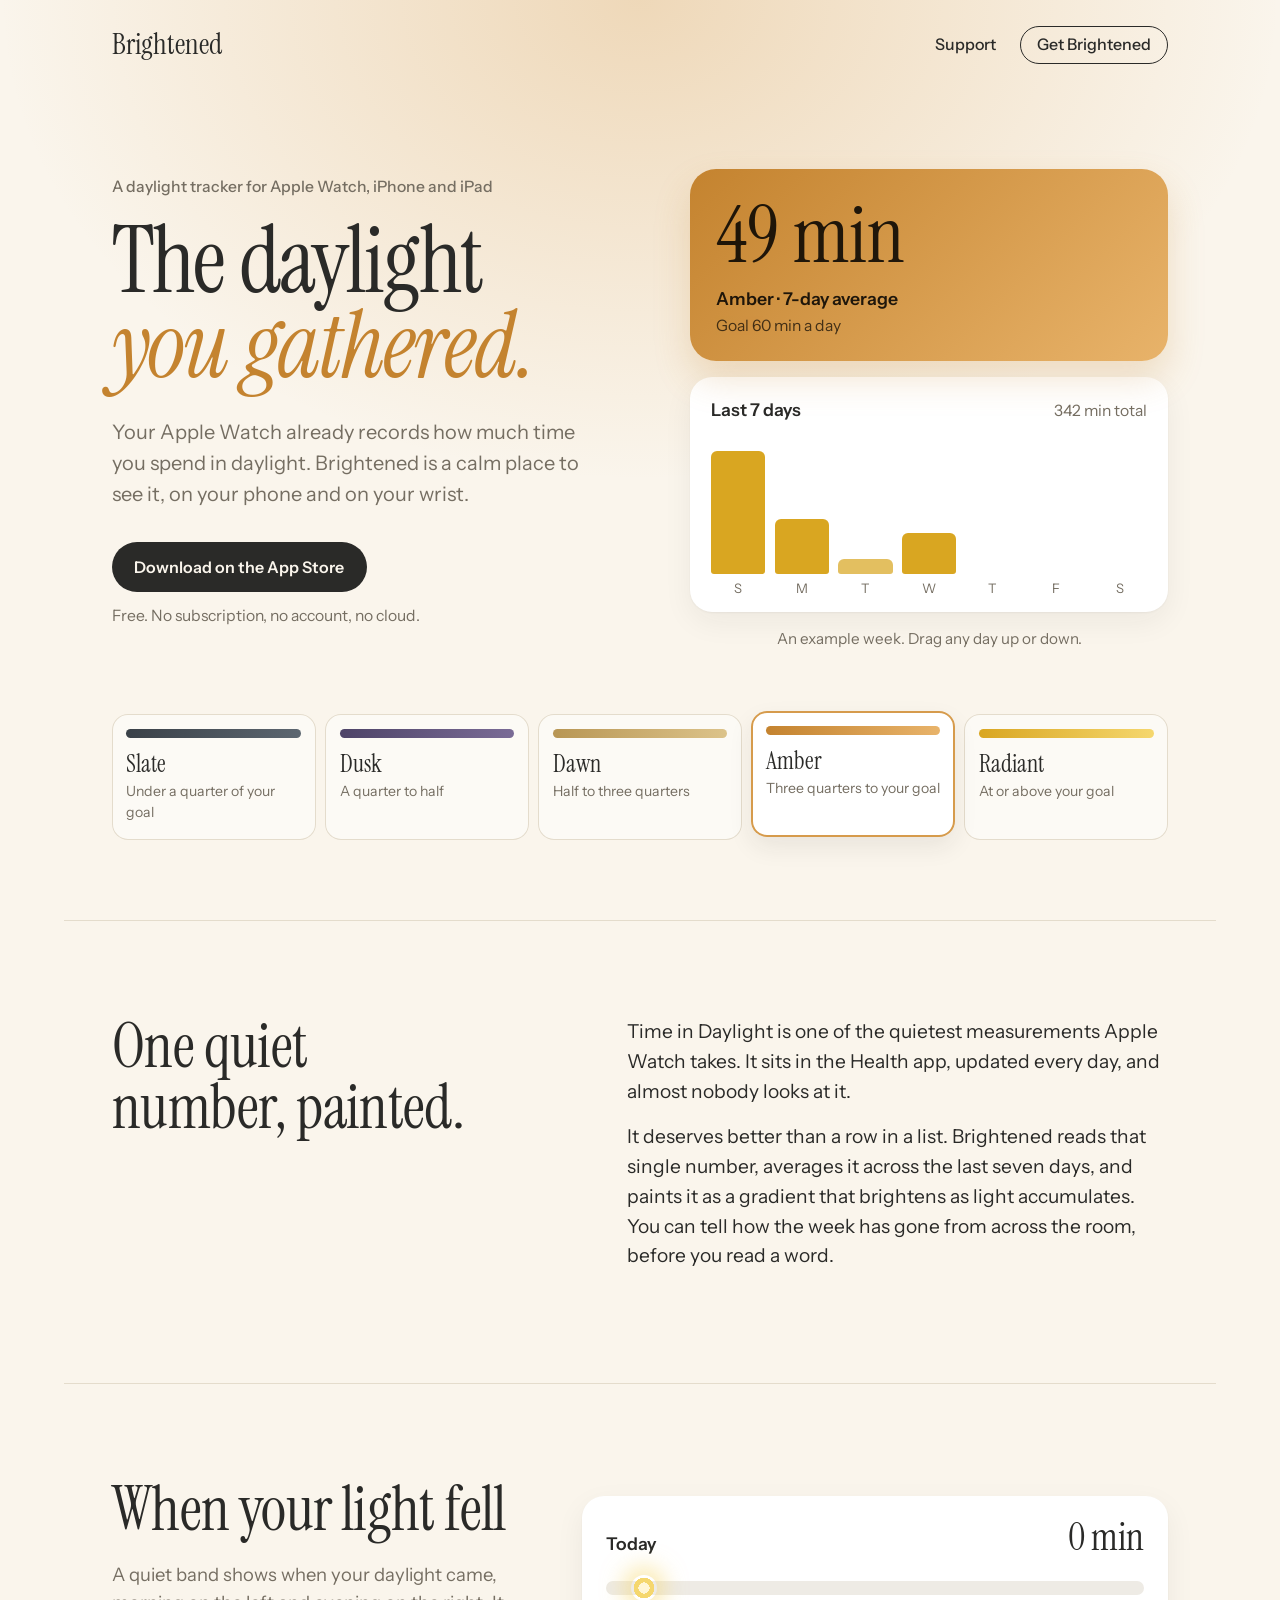
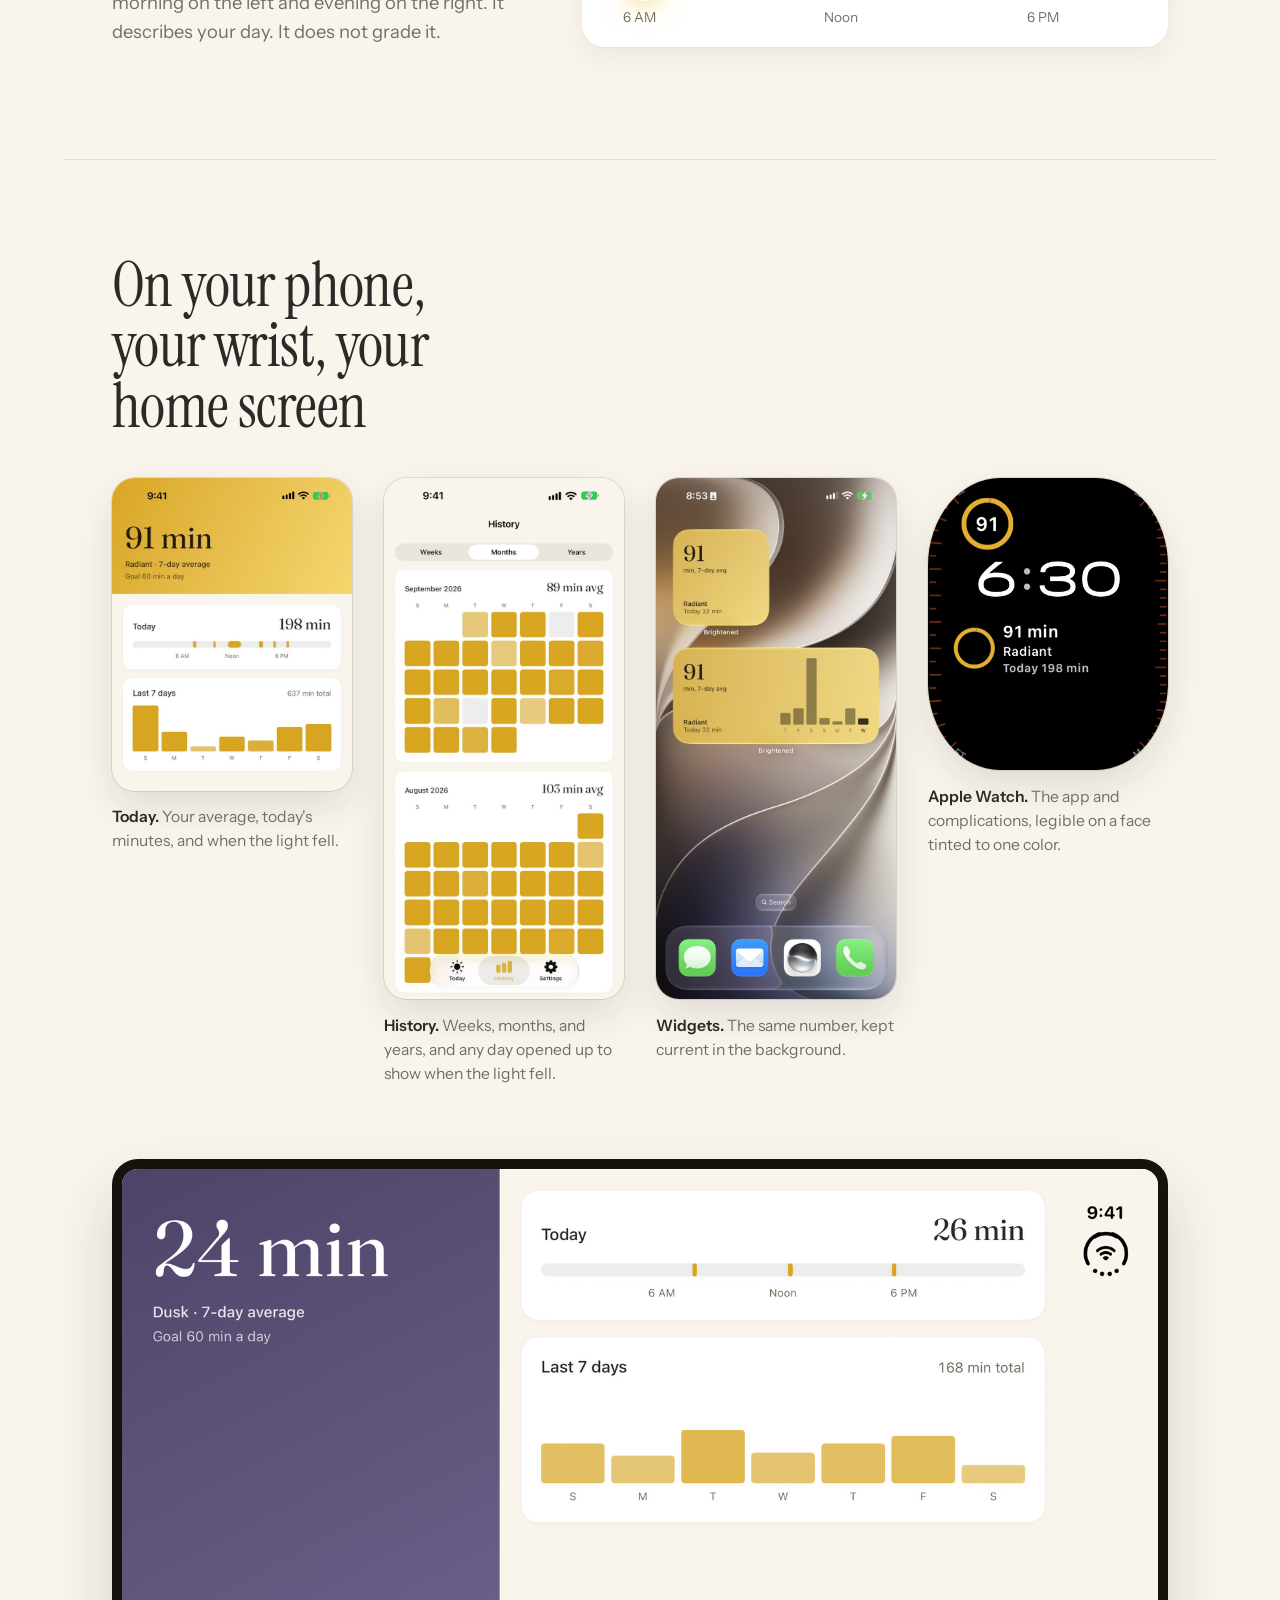
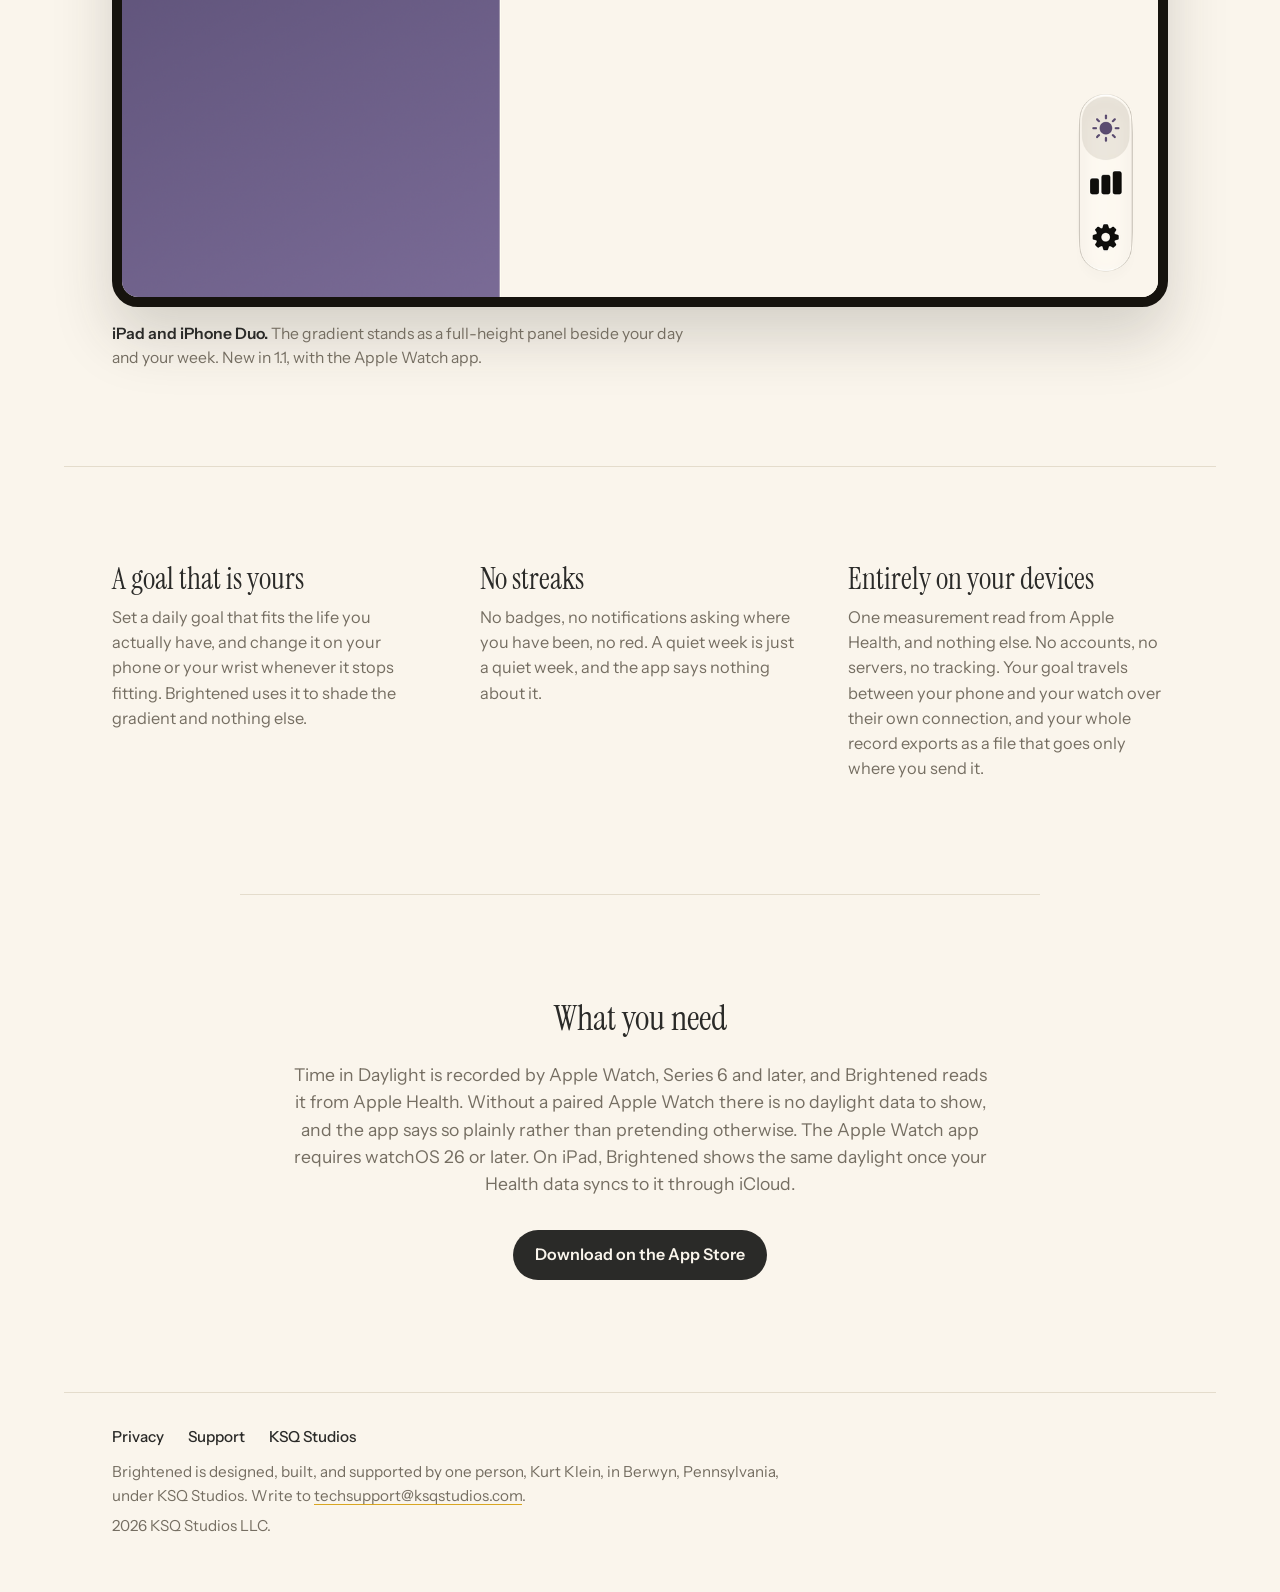
<file: index.html>
<!doctype html>
<html lang="en">
<head>
<meta charset="utf-8">
<meta name="viewport" content="width=device-width, initial-scale=1">
<title>Brightened, the daylight you gathered</title>
<meta name="description" content="A daylight tracker for iPhone, iPad, and Apple Watch, built on the Time in Daylight your watch already records. A gradient that brightens as light accumulates.">
<link rel="canonical" href="https://brightened.app">
<meta name="theme-color" content="#faf5ec">
<meta property="og:type" content="website">
<meta property="og:url" content="https://brightened.app">
<meta property="og:title" content="Brightened, the daylight you gathered">
<meta property="og:description" content="A daylight tracker for iPhone, iPad, and Apple Watch, built on the Time in Daylight your watch already records.">
<meta property="og:image" content="https://brightened.app/og-image.png">
<meta property="og:image:width" content="1200">
<meta property="og:image:height" content="630">
<meta name="twitter:card" content="summary_large_image">
<meta name="twitter:image" content="https://brightened.app/og-image.png">
<link rel="icon" href="/favicon.png">
<link rel="apple-touch-icon" href="/apple-touch-icon.png">
<link rel="preconnect" href="https://fonts.googleapis.com">
<link rel="preconnect" href="https://fonts.gstatic.com" crossorigin>
<link href="https://fonts.googleapis.com/css2?family=Instrument+Serif:ital@0;1&family=Instrument+Sans:wght@400..600&display=swap" rel="stylesheet">
<link rel="stylesheet" href="/styles.css">
<script defer src="/scripts.js"></script>
</head>
<body>

<!-- The light in the room. Its color follows the stage of the week in the
     hero, so the page brightens as the average does. -->
<div class="glow" aria-hidden="true"></div>

<header class="bar">
  <div class="bar-inner">
    <a class="mark" href="/">Brightened</a>
    <nav aria-label="Site">
      <a href="/support">Support</a>
      <a class="bar-cta" href="https://apps.apple.com/us/app/brightened/id6803251051" rel="noopener">Get Brightened</a>
    </nav>
  </div>
</header>

<main>

  <section class="hero">
    <div class="hero-text">
      <p class="eyebrow">A daylight tracker for Apple Watch, iPhone and iPad</p>
      <h1>The daylight<br><em>you gathered.</em></h1>
      <p class="lede">
        Your Apple Watch already records how much time you spend in daylight.
        Brightened is a calm place to see it, on your phone and on your wrist.
      </p>
      <p class="buy">
        <a class="button" href="https://apps.apple.com/us/app/brightened/id6803251051" rel="noopener">Download on the App Store</a>
        <span>Free. No subscription, no account, no cloud.</span>
      </p>
    </div>

    <!-- An example week. The days rise one at a time and the panel moves
         through the stages as the average passes each quarter of the goal,
         the same rule the app uses. Each day can be dragged afterwards. -->
    <figure class="week" id="week">
      <div class="panel" id="panel" data-stage="radiant">
        <p class="avg"><span id="avg">91</span> min</p>
        <p class="stage-line"><span id="stage-name">Radiant</span> · 7-day average</p>
        <p class="goal-line">Goal <span id="goal">60</span> min a day</p>
      </div>
      <div class="days-card">
        <div class="days-head">
          <p>Last 7 days</p>
          <p class="total"><span id="total">637</span> min total</p>
        </div>
        <div class="days" id="days">
          <!-- data-min is the day's daylight in minutes -->
          <button type="button" class="day" data-min="180"><span class="fill"></span><span class="lab">S</span></button>
          <button type="button" class="day" data-min="80"><span class="fill"></span><span class="lab">M</span></button>
          <button type="button" class="day" data-min="22"><span class="fill"></span><span class="lab">T</span></button>
          <button type="button" class="day" data-min="60"><span class="fill"></span><span class="lab">W</span></button>
          <button type="button" class="day" data-min="50"><span class="fill"></span><span class="lab">T</span></button>
          <button type="button" class="day" data-min="115"><span class="fill"></span><span class="lab">F</span></button>
          <button type="button" class="day" data-min="130"><span class="fill"></span><span class="lab">S</span></button>
        </div>
      </div>
      <figcaption>An example week. Drag any day up or down.</figcaption>
    </figure>
  </section>

  <!-- The five stages. The one the week above sits in is marked. -->
  <section class="stages" aria-label="The five stages">
    <ol class="scale" id="scale">
      <li data-stage="slate"><span class="chip"></span><b>Slate</b><i>Under a quarter of your goal</i></li>
      <li data-stage="dusk"><span class="chip"></span><b>Dusk</b><i>A quarter to half</i></li>
      <li data-stage="dawn"><span class="chip"></span><b>Dawn</b><i>Half to three quarters</i></li>
      <li data-stage="amber"><span class="chip"></span><b>Amber</b><i>Three quarters to your goal</i></li>
      <li data-stage="radiant"><span class="chip"></span><b>Radiant</b><i>At or above your goal</i></li>
    </ol>
  </section>

  <section class="idea">
    <h2>One quiet number, painted.</h2>
    <div class="idea-body">
      <p>
        Time in Daylight is one of the quietest measurements Apple Watch
        takes. It sits in the Health app, updated every day, and almost
        nobody looks at it.
      </p>
      <p>
        It deserves better than a row in a list. Brightened reads that single
        number, averages it across the last seven days, and paints it as a
        gradient that brightens as light accumulates. You can tell how the
        week has gone from across the room, before you read a word.
      </p>
    </div>
  </section>

  <!-- The day's arc. A sun crosses from morning to evening and lights the
       stretches you were outside, the way the Today screen draws them. -->
  <section class="arc-sec" id="arc">
    <div class="arc-text">
      <h2>When your light fell</h2>
      <p>
        A quiet band shows when your daylight came, morning on the left and
        evening on the right. It describes your day. It does not grade it.
      </p>
    </div>
    <div class="arc-card">
      <div class="arc-head"><p>Today</p><p class="arc-total"><span id="arc-min">0</span> min</p></div>
      <div class="arc-track" id="arc-track">
        <!-- data-from and data-to are minutes after midnight -->
        <span class="seg" data-from="465" data-to="490"></span>
        <span class="seg" data-from="595" data-to="612"></span>
        <span class="seg" data-from="705" data-to="768"></span>
        <span class="seg" data-from="850" data-to="871"></span>
        <span class="seg" data-from="935" data-to="958"></span>
        <span class="seg" data-from="1010" data-to="1059"></span>
        <span class="sun" id="sun"></span>
      </div>
      <div class="arc-ticks"><span>6 AM</span><span>Noon</span><span>6 PM</span></div>
    </div>
  </section>

  <section class="app">
    <h2>On your phone, your wrist, your home screen</h2>
    <div class="shots">
      <figure><img src="/images/today.jpg" alt="The Today screen: a 91 minute seven-day average on a radiant gold gradient, with today's minutes and the day's arc below." width="660" height="860" loading="lazy"><figcaption><b>Today.</b> Your average, today's minutes, and when the light fell.</figcaption></figure>
      <figure><img src="/images/history.jpg" alt="History by month: September 2026 at an 89 minute average and August at 103, each day a gold square shaded by its minutes." width="660" height="1434" loading="lazy"><figcaption><b>History.</b> Weeks, months, and years, and any day opened up to show when the light fell.</figcaption></figure>
      <figure><img src="/images/widget.jpg" alt="Small and medium Brightened widgets on a home screen, showing the weekly average on a gold gradient." width="660" height="1434" loading="lazy"><figcaption><b>Widgets.</b> The same number, kept current in the background.</figcaption></figure>
      <figure class="watch"><img src="/images/watch.jpg" alt="An Apple Watch face with Brightened complications: a ring around 91, and a wider one reading 91 min, Radiant, today 198 min." width="422" height="514" loading="lazy"><figcaption><b>Apple Watch.</b> The app and complications, legible on a face tinted to one color.</figcaption></figure>
    </div>
    <figure class="duo">
      <img src="/images/duo.png" alt="Brightened on the unfolded iPhone Duo: a full-height dusk panel reading 24 minutes beside today's arc and the last seven days." width="1600" height="1125" loading="lazy">
      <figcaption><b>iPad and iPhone Duo.</b> The gradient stands as a full-height panel beside your day and your week. New in 1.1, with the Apple Watch app.</figcaption>
    </figure>
  </section>

  <section class="also">
    <div>
      <h3>A goal that is yours</h3>
      <p>Set a daily goal that fits the life you actually have, and change it on your phone or your wrist whenever it stops fitting. Brightened uses it to shade the gradient and nothing else.</p>
    </div>
    <div>
      <h3>No streaks</h3>
      <p>No badges, no notifications asking where you have been, no red. A quiet week is just a quiet week, and the app says nothing about it.</p>
    </div>
    <div>
      <h3>Entirely on your devices</h3>
      <p>One measurement read from Apple Health, and nothing else. No accounts, no servers, no tracking. Your goal travels between your phone and your watch over their own connection, and your whole record exports as a file that goes only where you send it.</p>
    </div>
  </section>

  <section class="need">
    <h3>What you need</h3>
    <p>
      Time in Daylight is recorded by Apple Watch, Series 6 and later, and
      Brightened reads it from Apple Health. Without a paired Apple Watch
      there is no daylight data to show, and the app says so plainly rather
      than pretending otherwise. The Apple Watch app requires watchOS 26 or later. On
      iPad, Brightened shows the same daylight once your Health data syncs to
      it through iCloud.
    </p>
    <p class="buy">
      <a class="button" href="https://apps.apple.com/us/app/brightened/id6803251051" rel="noopener">Download on the App Store</a>
    </p>
  </section>

</main>

<footer class="foot">
  <div class="foot-inner">
    <nav aria-label="Footer">
      <a href="/privacy">Privacy</a>
      <a href="/support">Support</a>
      <a href="https://ksqstudios.com">KSQ Studios</a>
    </nav>
    <p>Brightened is designed, built, and supported by one person, Kurt Klein, in Berwyn, Pennsylvania, under KSQ Studios. Write to <a href="mailto:techsupport@ksqstudios.com">techsupport@ksqstudios.com</a>.</p>
    <p>2026 KSQ Studios LLC.</p>
  </div>
</footer>

</body>
</html>
</file>
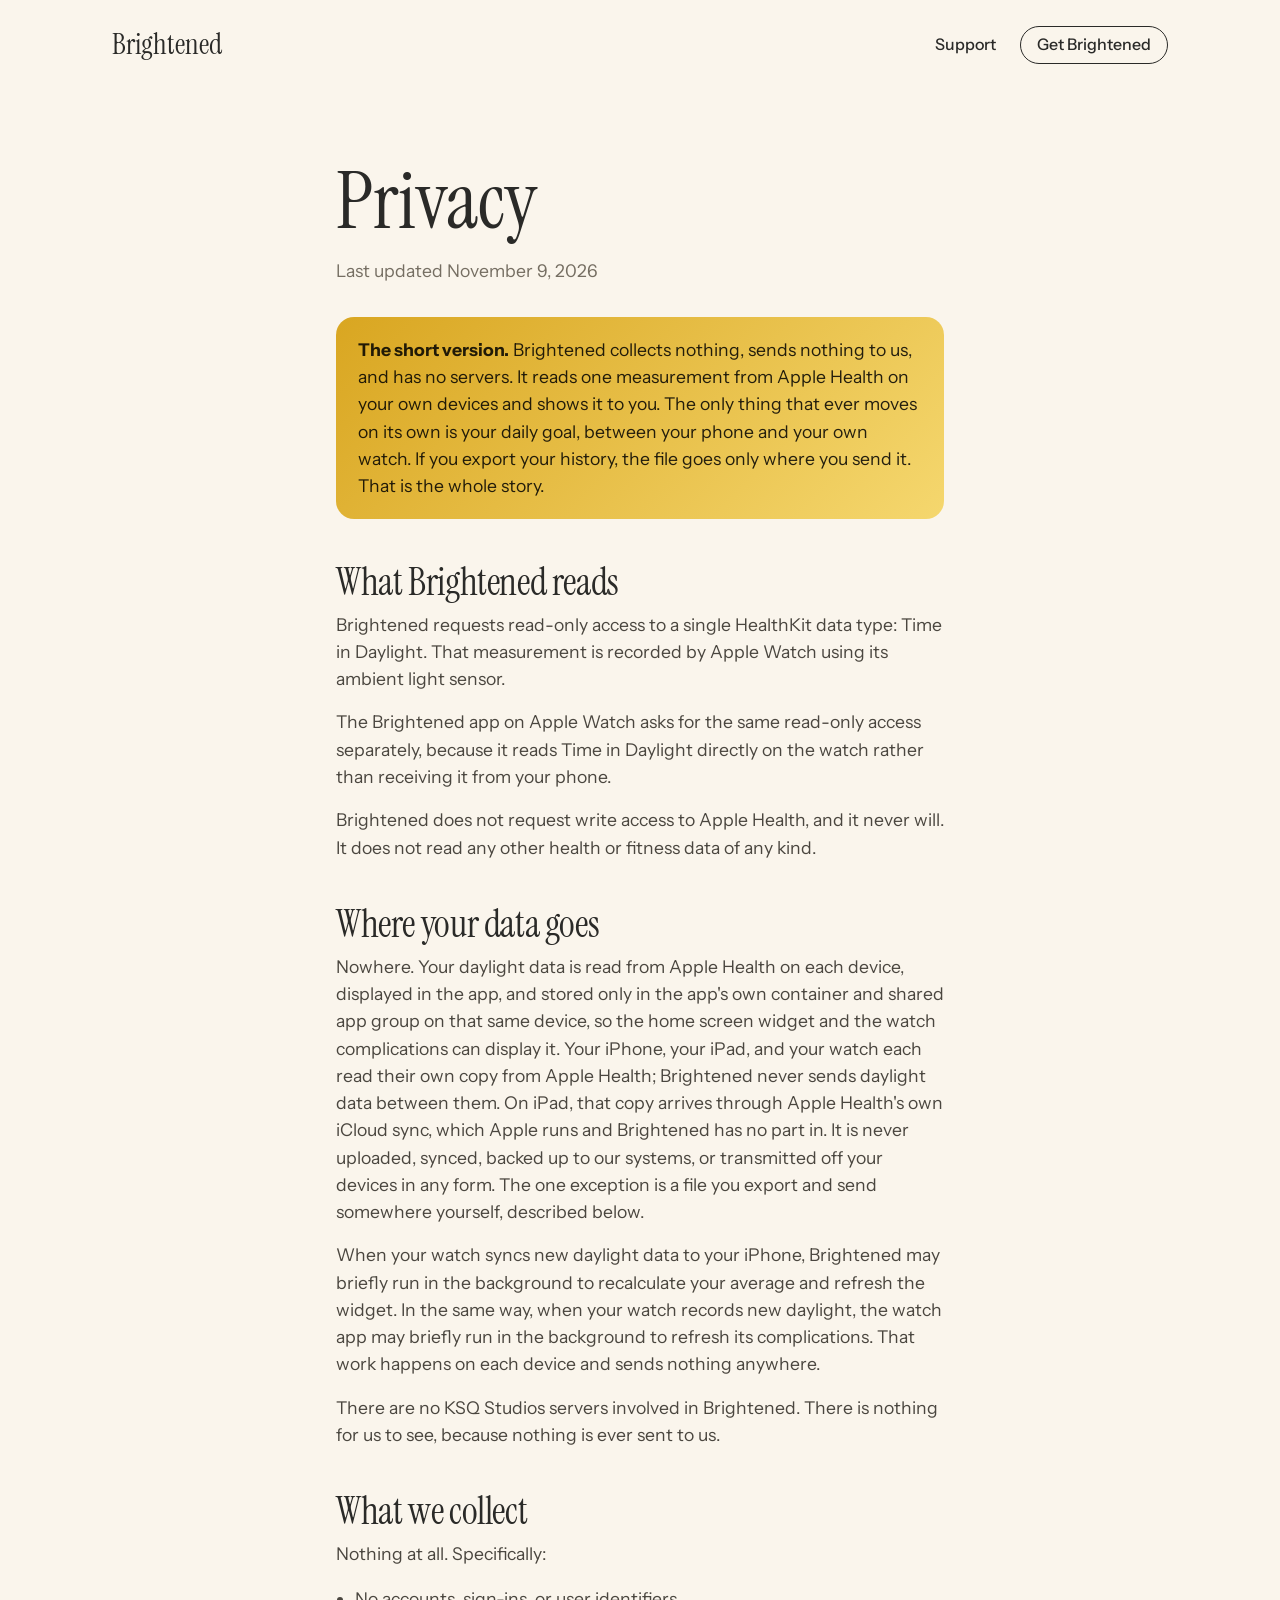
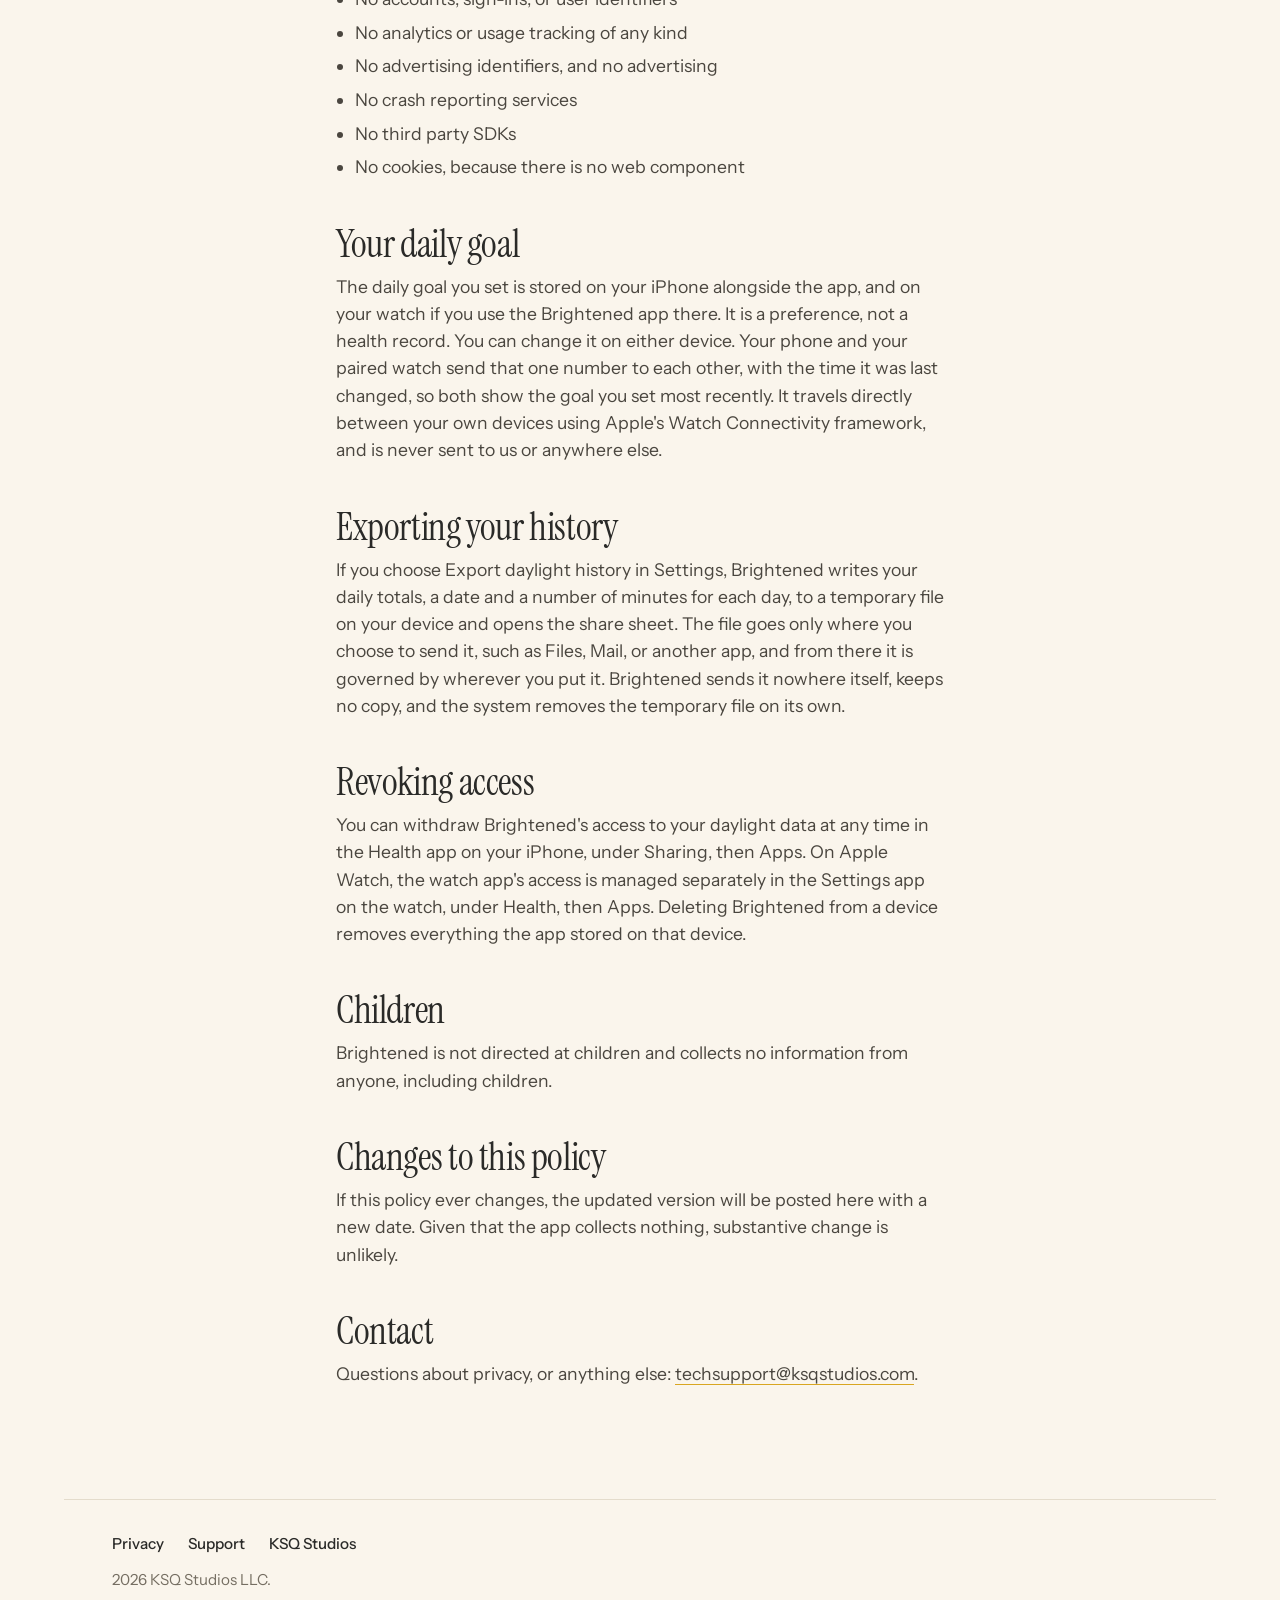
<file: privacy.html>
<!DOCTYPE html>
<html lang="en">
<head>
<meta charset="utf-8">
<meta name="viewport" content="width=device-width, initial-scale=1">
<title>Privacy: Brightened</title>
<meta name="description" content="Brightened collects nothing. It reads one measurement from Apple Health on your device and never transmits it anywhere.">
<link rel="canonical" href="https://brightened.app/privacy">
<meta name="theme-color" content="#faf5ec">
<link rel="icon" href="/favicon.png">
<link rel="apple-touch-icon" href="/apple-touch-icon.png">
<link rel="preconnect" href="https://fonts.googleapis.com">
<link rel="preconnect" href="https://fonts.gstatic.com" crossorigin>
<link href="https://fonts.googleapis.com/css2?family=Instrument+Serif:ital@0;1&family=Instrument+Sans:wght@400..600&display=swap" rel="stylesheet">
<link rel="stylesheet" href="/styles.css">
</head>
<body>

<header class="bar">
  <div class="bar-inner">
    <a class="mark" href="/">Brightened</a>
    <nav aria-label="Site">
      <a href="/support">Support</a>
      <a class="bar-cta" href="https://apps.apple.com/us/app/brightened/id6803251051" rel="noopener">Get Brightened</a>
    </nav>
  </div>
</header>

<main class="doc">
<div class="wrap-narrow">

<h1>Privacy</h1>
<p class="updated">Last updated November 9, 2026</p>

<div class="callout">
  <p><strong>The short version.</strong> Brightened collects nothing, sends nothing to us, and has no servers. It reads one measurement from Apple Health on your own devices and shows it to you. The only thing that ever moves on its own is your daily goal, between your phone and your own watch. If you export your history, the file goes only where you send it. That is the whole story.</p>
</div>

<h2>What Brightened reads</h2>
<p>Brightened requests read-only access to a single HealthKit data type: Time in Daylight. That measurement is recorded by Apple Watch using its ambient light sensor.</p>
<p>The Brightened app on Apple Watch asks for the same read-only access separately, because it reads Time in Daylight directly on the watch rather than receiving it from your phone.</p>
<p>Brightened does not request write access to Apple Health, and it never will. It does not read any other health or fitness data of any kind.</p>

<h2>Where your data goes</h2>
<p>Nowhere. Your daylight data is read from Apple Health on each device, displayed in the app, and stored only in the app's own container and shared app group on that same device, so the home screen widget and the watch complications can display it. Your iPhone, your iPad, and your watch each read their own copy from Apple Health; Brightened never sends daylight data between them. On iPad, that copy arrives through Apple Health's own iCloud sync, which Apple runs and Brightened has no part in. It is never uploaded, synced, backed up to our systems, or transmitted off your devices in any form. The one exception is a file you export and send somewhere yourself, described below.</p>
<p>When your watch syncs new daylight data to your iPhone, Brightened may briefly run in the background to recalculate your average and refresh the widget. In the same way, when your watch records new daylight, the watch app may briefly run in the background to refresh its complications. That work happens on each device and sends nothing anywhere.</p>
<p>There are no KSQ Studios servers involved in Brightened. There is nothing for us to see, because nothing is ever sent to us.</p>

<h2>What we collect</h2>
<p>Nothing at all. Specifically:</p>
<ul>
  <li>No accounts, sign-ins, or user identifiers</li>
  <li>No analytics or usage tracking of any kind</li>
  <li>No advertising identifiers, and no advertising</li>
  <li>No crash reporting services</li>
  <li>No third party SDKs</li>
  <li>No cookies, because there is no web component</li>
</ul>

<h2>Your daily goal</h2>
<p>The daily goal you set is stored on your iPhone alongside the app, and on your watch if you use the Brightened app there. It is a preference, not a health record. You can change it on either device. Your phone and your paired watch send that one number to each other, with the time it was last changed, so both show the goal you set most recently. It travels directly between your own devices using Apple's Watch Connectivity framework, and is never sent to us or anywhere else.</p>

<h2>Exporting your history</h2>
<p>If you choose Export daylight history in Settings, Brightened writes your daily totals, a date and a number of minutes for each day, to a temporary file on your device and opens the share sheet. The file goes only where you choose to send it, such as Files, Mail, or another app, and from there it is governed by wherever you put it. Brightened sends it nowhere itself, keeps no copy, and the system removes the temporary file on its own.</p>

<h2>Revoking access</h2>
<p>You can withdraw Brightened's access to your daylight data at any time in the Health app on your iPhone, under Sharing, then Apps. On Apple Watch, the watch app's access is managed separately in the Settings app on the watch, under Health, then Apps. Deleting Brightened from a device removes everything the app stored on that device.</p>

<h2>Children</h2>
<p>Brightened is not directed at children and collects no information from anyone, including children.</p>

<h2>Changes to this policy</h2>
<p>If this policy ever changes, the updated version will be posted here with a new date. Given that the app collects nothing, substantive change is unlikely.</p>

<h2>Contact</h2>
<p>Questions about privacy, or anything else: <a href="mailto:techsupport@ksqstudios.com">techsupport@ksqstudios.com</a>.</p>

</div>
</main>

<footer class="foot">
  <div class="foot-inner">
    <nav aria-label="Footer">
      <a href="/privacy">Privacy</a>
      <a href="/support">Support</a>
      <a href="https://ksqstudios.com">KSQ Studios</a>
    </nav>
    <p>2026 KSQ Studios LLC.</p>
  </div>
</footer>

</body>
</html>
</file>
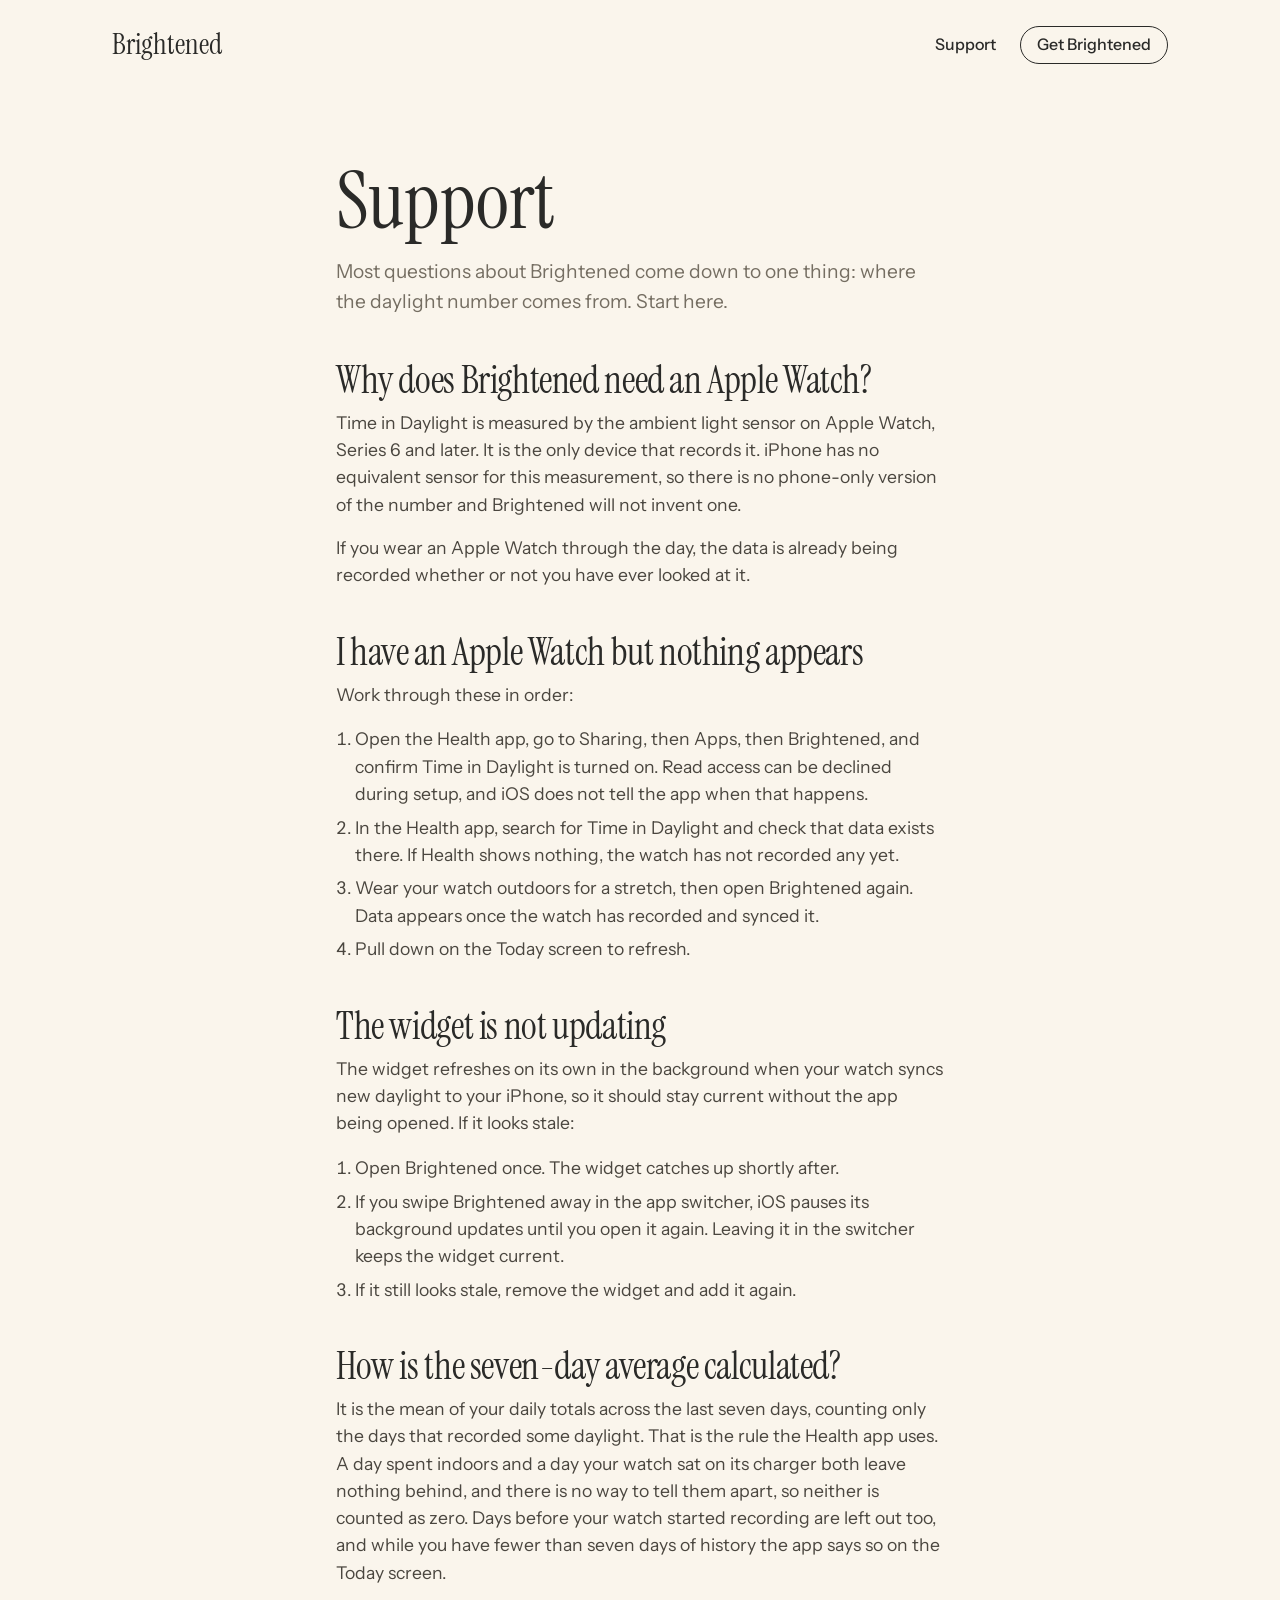
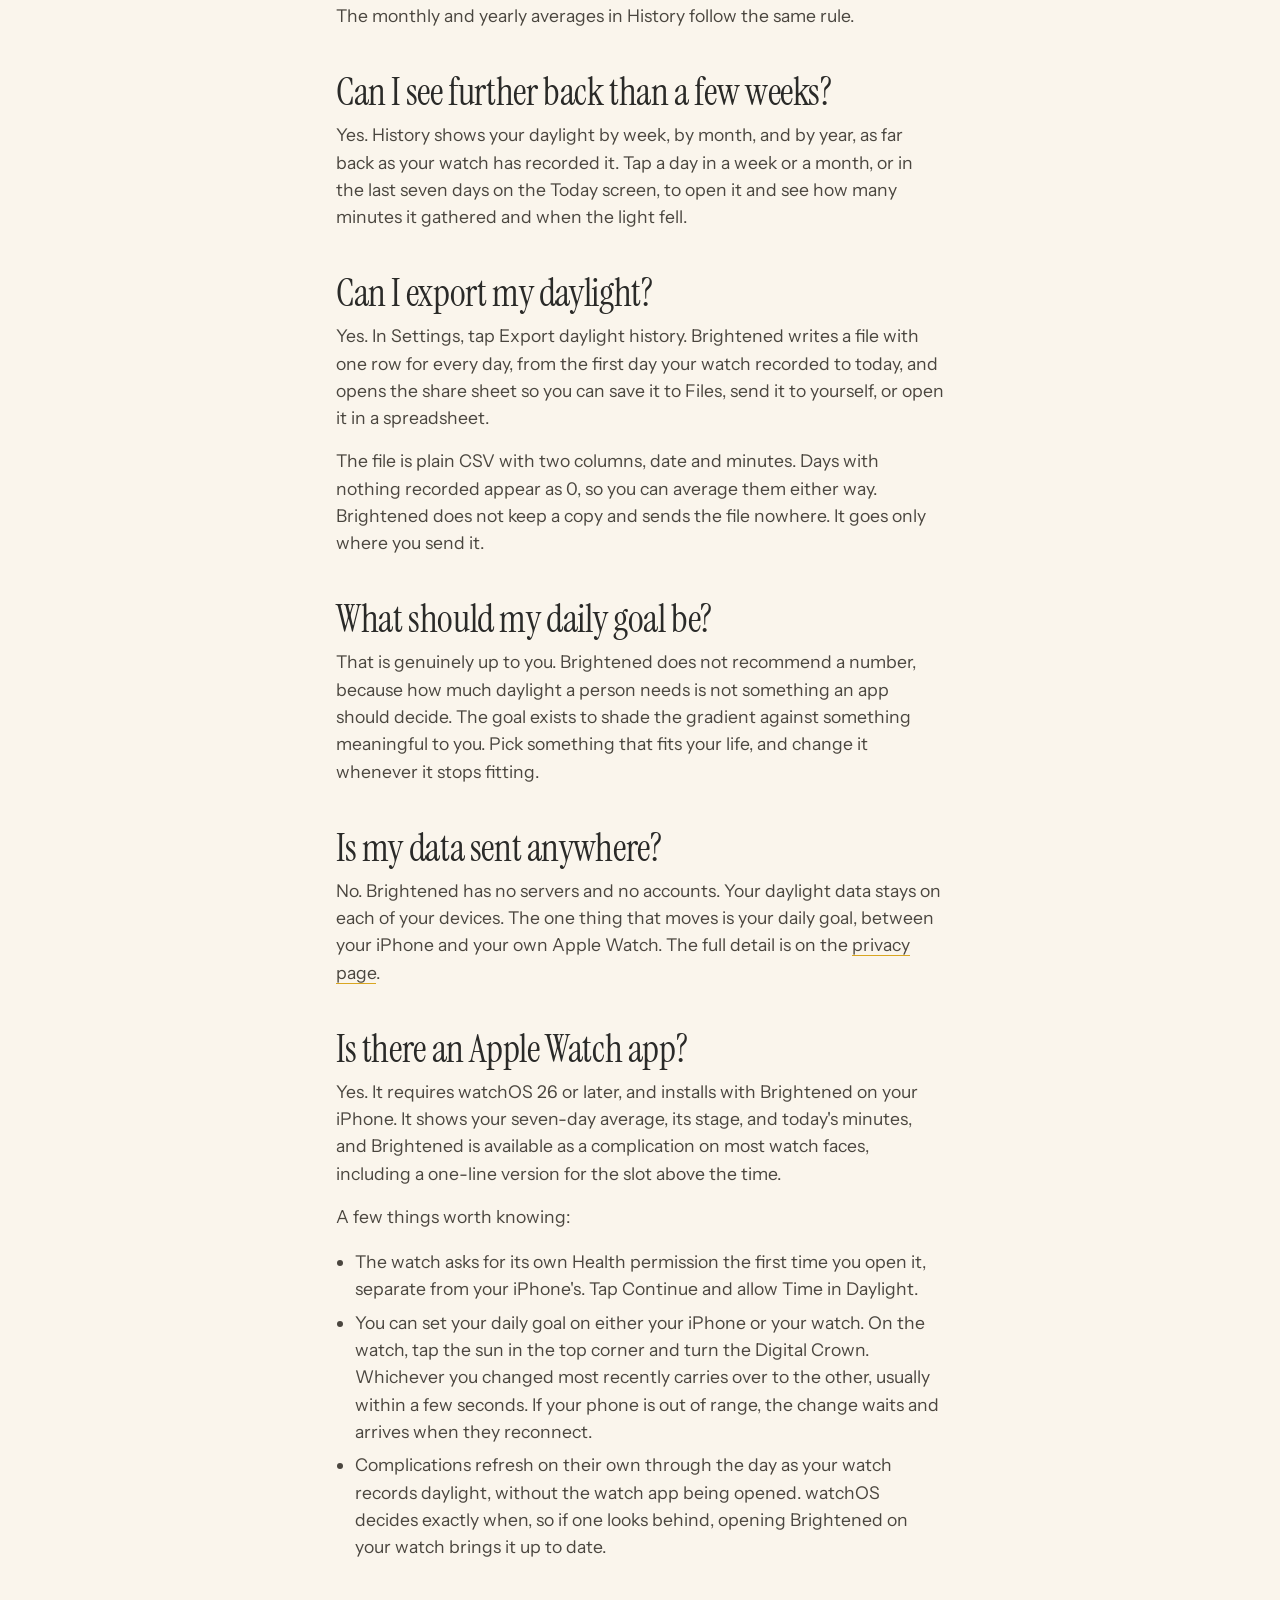
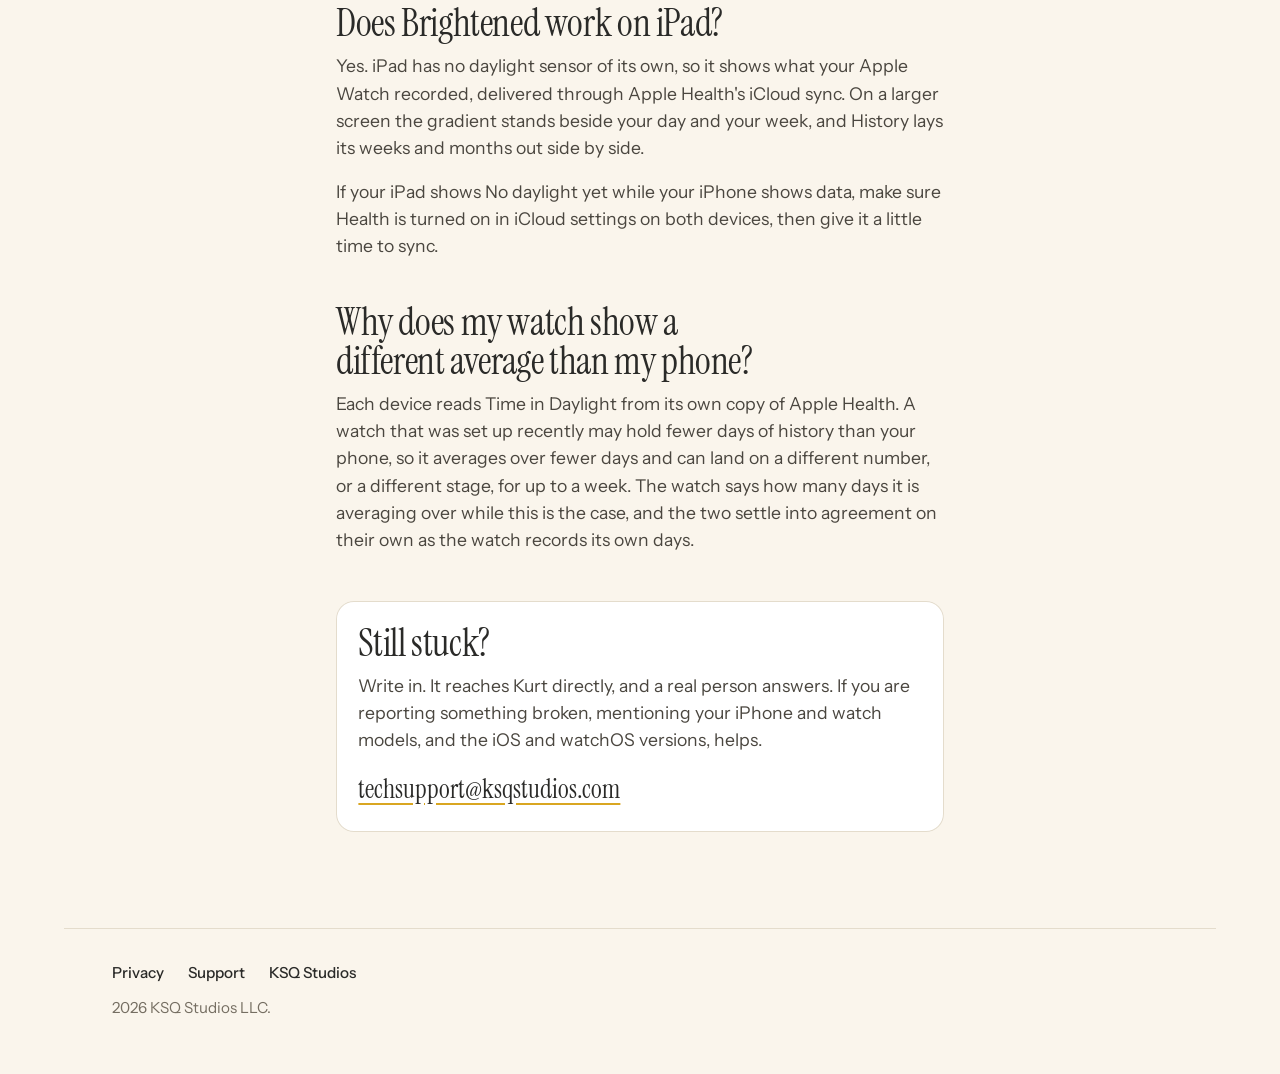
<file: support.html>
<!DOCTYPE html>
<html lang="en">
<head>
<meta charset="utf-8">
<meta name="viewport" content="width=device-width, initial-scale=1">
<title>Support: Brightened</title>
<meta name="description" content="Help with Brightened, including why daylight data needs an Apple Watch and what to do when nothing appears.">
<link rel="canonical" href="https://brightened.app/support">
<meta name="theme-color" content="#faf5ec">
<link rel="icon" href="/favicon.png">
<link rel="apple-touch-icon" href="/apple-touch-icon.png">
<link rel="preconnect" href="https://fonts.googleapis.com">
<link rel="preconnect" href="https://fonts.gstatic.com" crossorigin>
<link href="https://fonts.googleapis.com/css2?family=Instrument+Serif:ital@0;1&family=Instrument+Sans:wght@400..600&display=swap" rel="stylesheet">
<link rel="stylesheet" href="/styles.css">
</head>
<body>

<header class="bar">
  <div class="bar-inner">
    <a class="mark" href="/">Brightened</a>
    <nav aria-label="Site">
      <a href="/support">Support</a>
      <a class="bar-cta" href="https://apps.apple.com/us/app/brightened/id6803251051" rel="noopener">Get Brightened</a>
    </nav>
  </div>
</header>

<main class="doc">
<div class="wrap-narrow">

<h1>Support</h1>
<p class="lede">Most questions about Brightened come down to one thing: where the daylight number comes from. Start here.</p>

<h2>Why does Brightened need an Apple Watch?</h2>
<p>Time in Daylight is measured by the ambient light sensor on Apple Watch, Series 6 and later. It is the only device that records it. iPhone has no equivalent sensor for this measurement, so there is no phone-only version of the number and Brightened will not invent one.</p>
<p>If you wear an Apple Watch through the day, the data is already being recorded whether or not you have ever looked at it.</p>

<h2>I have an Apple Watch but nothing appears</h2>
<p>Work through these in order:</p>
<ol>
  <li>Open the Health app, go to Sharing, then Apps, then Brightened, and confirm Time in Daylight is turned on. Read access can be declined during setup, and iOS does not tell the app when that happens.</li>
  <li>In the Health app, search for Time in Daylight and check that data exists there. If Health shows nothing, the watch has not recorded any yet.</li>
  <li>Wear your watch outdoors for a stretch, then open Brightened again. Data appears once the watch has recorded and synced it.</li>
  <li>Pull down on the Today screen to refresh.</li>
</ol>

<h2>The widget is not updating</h2>
<p>The widget refreshes on its own in the background when your watch syncs new daylight to your iPhone, so it should stay current without the app being opened. If it looks stale:</p>
<ol>
  <li>Open Brightened once. The widget catches up shortly after.</li>
  <li>If you swipe Brightened away in the app switcher, iOS pauses its background updates until you open it again. Leaving it in the switcher keeps the widget current.</li>
  <li>If it still looks stale, remove the widget and add it again.</li>
</ol>

<h2>How is the seven-day average calculated?</h2>
<p>It is the mean of your daily totals across the last seven days, counting only the days that recorded some daylight. That is the rule the Health app uses. A day spent indoors and a day your watch sat on its charger both leave nothing behind, and there is no way to tell them apart, so neither is counted as zero. Days before your watch started recording are left out too, and while you have fewer than seven days of history the app says so on the Today screen.</p>
<p>The monthly and yearly averages in History follow the same rule.</p>

<h2>Can I see further back than a few weeks?</h2>
<p>Yes. History shows your daylight by week, by month, and by year, as far back as your watch has recorded it. Tap a day in a week or a month, or in the last seven days on the Today screen, to open it and see how many minutes it gathered and when the light fell.</p>

<h2>Can I export my daylight?</h2>
<p>Yes. In Settings, tap Export daylight history. Brightened writes a file with one row for every day, from the first day your watch recorded to today, and opens the share sheet so you can save it to Files, send it to yourself, or open it in a spreadsheet.</p>
<p>The file is plain CSV with two columns, date and minutes. Days with nothing recorded appear as 0, so you can average them either way. Brightened does not keep a copy and sends the file nowhere. It goes only where you send it.</p>

<h2>What should my daily goal be?</h2>
<p>That is genuinely up to you. Brightened does not recommend a number, because how much daylight a person needs is not something an app should decide. The goal exists to shade the gradient against something meaningful to you. Pick something that fits your life, and change it whenever it stops fitting.</p>

<h2>Is my data sent anywhere?</h2>
<p>No. Brightened has no servers and no accounts. Your daylight data stays on each of your devices. The one thing that moves is your daily goal, between your iPhone and your own Apple Watch. The full detail is on the <a href="/privacy">privacy page</a>.</p>

<h2>Is there an Apple Watch app?</h2>
<p>Yes. It requires watchOS 26 or later, and installs with Brightened on your iPhone. It shows your seven-day average, its stage, and today's minutes, and Brightened is available as a complication on most watch faces, including a one-line version for the slot above the time.</p>
<p>A few things worth knowing:</p>
<ul>
  <li>The watch asks for its own Health permission the first time you open it, separate from your iPhone's. Tap Continue and allow Time in Daylight.</li>
  <li>You can set your daily goal on either your iPhone or your watch. On the watch, tap the sun in the top corner and turn the Digital Crown. Whichever you changed most recently carries over to the other, usually within a few seconds. If your phone is out of range, the change waits and arrives when they reconnect.</li>
  <li>Complications refresh on their own through the day as your watch records daylight, without the watch app being opened. watchOS decides exactly when, so if one looks behind, opening Brightened on your watch brings it up to date.</li>
</ul>

<h2>Does Brightened work on iPad?</h2>
<p>Yes. iPad has no daylight sensor of its own, so it shows what your Apple Watch recorded, delivered through Apple Health's iCloud sync. On a larger screen the gradient stands beside your day and your week, and History lays its weeks and months out side by side.</p>
<p>If your iPad shows No daylight yet while your iPhone shows data, make sure Health is turned on in iCloud settings on both devices, then give it a little time to sync.</p>

<h2>Why does my watch show a different average than my phone?</h2>
<p>Each device reads Time in Daylight from its own copy of Apple Health. A watch that was set up recently may hold fewer days of history than your phone, so it averages over fewer days and can land on a different number, or a different stage, for up to a week. The watch says how many days it is averaging over while this is the case, and the two settle into agreement on their own as the watch records its own days.</p>

<div class="contact">
  <h2>Still stuck?</h2>
  <p>Write in. It reaches Kurt directly, and a real person answers. If you are reporting something broken, mentioning your iPhone and watch models, and the iOS and watchOS versions, helps.</p>
  <a class="mail" href="mailto:techsupport@ksqstudios.com">techsupport@ksqstudios.com</a>
</div>

</div>
</main>

<footer class="foot">
  <div class="foot-inner">
    <nav aria-label="Footer">
      <a href="/privacy">Privacy</a>
      <a href="/support">Support</a>
      <a href="https://ksqstudios.com">KSQ Studios</a>
    </nav>
    <p>2026 KSQ Studios LLC.</p>
  </div>
</footer>

</body>
</html>
</file>
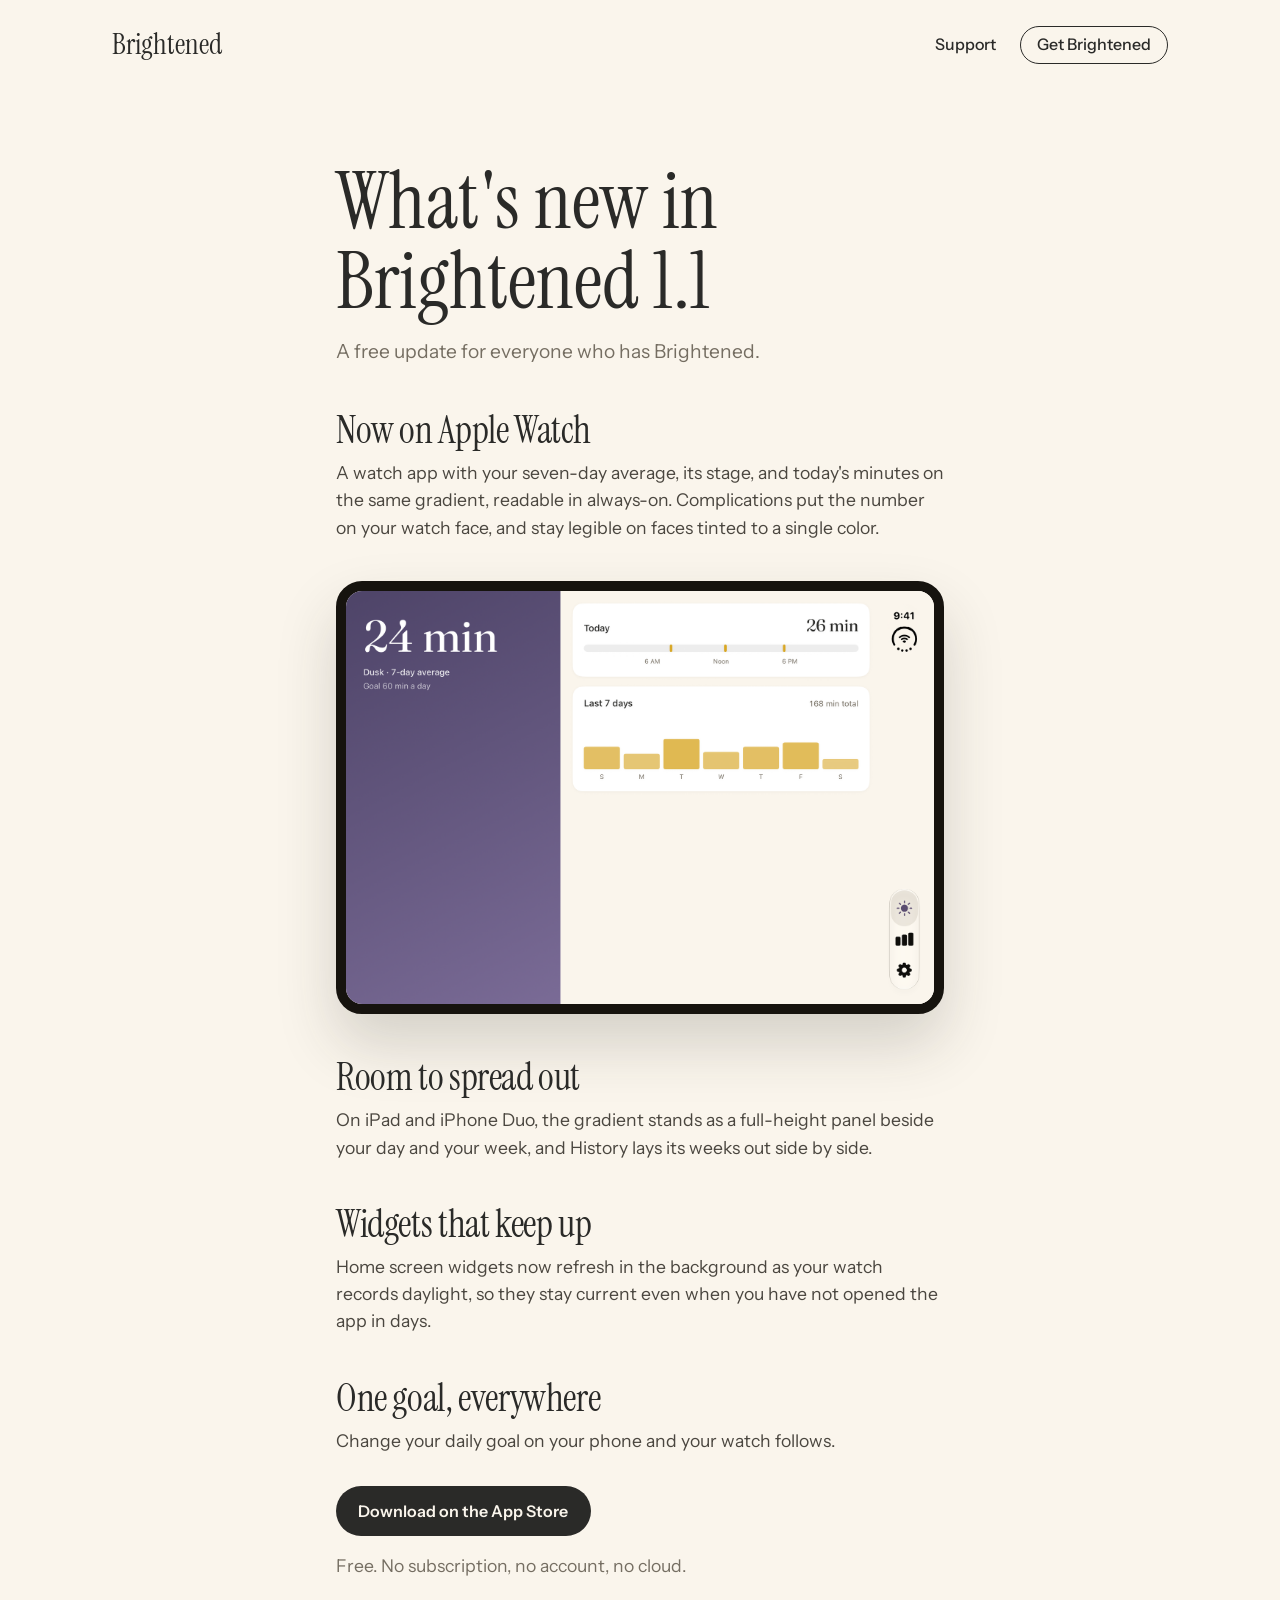
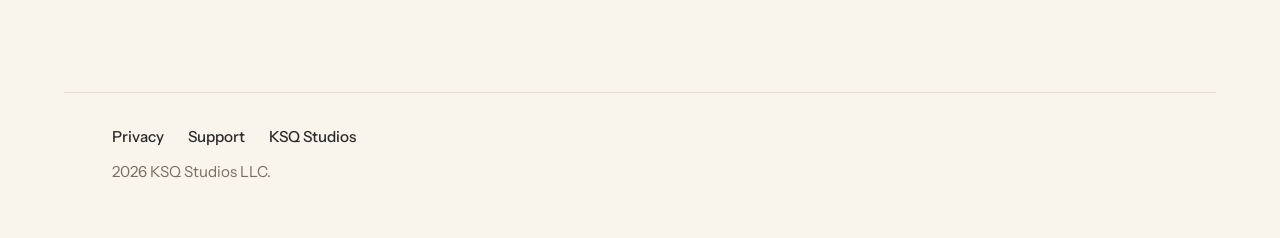
<file: event/duo.html>
<!DOCTYPE html>
<html lang="en">
<head>
<meta charset="utf-8">
<meta name="viewport" content="width=device-width, initial-scale=1">
<title>What's new in Brightened 1.1</title>
<meta name="description" content="Brightened 1.1 comes to Apple Watch, with complications, widgets that refresh in the background, and a wider layout on iPad and iPhone Duo.">
<link rel="canonical" href="https://brightened.app/event/duo">
<meta name="theme-color" content="#faf5ec">
<meta property="og:type" content="website">
<meta property="og:url" content="https://brightened.app/event/duo">
<meta property="og:title" content="What's new in Brightened 1.1">
<meta property="og:description" content="Brightened comes to Apple Watch, and spreads out on iPad and iPhone Duo.">
<meta property="og:image" content="https://brightened.app/og-image.png">
<link rel="icon" href="/favicon.png">
<link rel="apple-touch-icon" href="/apple-touch-icon.png">
<link rel="preconnect" href="https://fonts.googleapis.com">
<link rel="preconnect" href="https://fonts.gstatic.com" crossorigin>
<link href="https://fonts.googleapis.com/css2?family=Instrument+Serif:ital@0;1&family=Instrument+Sans:wght@400..600&display=swap" rel="stylesheet">
<link rel="stylesheet" href="/styles.css">
</head>
<body>

<!--
  In-App Event fallback page. With Brightened installed, this link opens
  the app's What's New sheet instead of this page; this is what everyone
  else sees. No scripts and no fade-ins, so the content is on screen the
  moment the page loads. Must be live before the event's start date.
-->

<header class="bar">
  <div class="bar-inner">
    <a class="mark" href="/">Brightened</a>
    <nav aria-label="Site">
      <a href="/support">Support</a>
      <a class="bar-cta" href="https://apps.apple.com/us/app/brightened/id6803251051" rel="noopener">Get Brightened</a>
    </nav>
  </div>
</header>

<main class="doc">
<div class="wrap-narrow">

<h1>What's new in Brightened 1.1</h1>
<p class="lede">A free update for everyone who has Brightened.</p>

<h2>Now on Apple Watch</h2>
<p>A watch app with your seven-day average, its stage, and today's minutes on the same gradient, readable in always-on. Complications put the number on your watch face, and stay legible on faces tinted to a single color.</p>

<figure class="duo">
  <img src="/images/duo.png" alt="Brightened on the unfolded iPhone Duo: a full-height dusk panel reading 24 minutes beside today's arc and the last seven days." width="1600" height="1125">
</figure>

<h2>Room to spread out</h2>
<p>On iPad and iPhone Duo, the gradient stands as a full-height panel beside your day and your week, and History lays its weeks out side by side.</p>

<h2>Widgets that keep up</h2>
<p>Home screen widgets now refresh in the background as your watch records daylight, so they stay current even when you have not opened the app in days.</p>

<h2>One goal, everywhere</h2>
<p>Change your daily goal on your phone and your watch follows.</p>

<p class="buy"><a class="button" href="https://apps.apple.com/us/app/brightened/id6803251051" rel="noopener">Download on the App Store</a></p>
<p class="updated">Free. No subscription, no account, no cloud.</p>

</div>
</main>

<footer class="foot">
  <div class="foot-inner">
    <nav aria-label="Footer">
      <a href="/privacy">Privacy</a>
      <a href="/support">Support</a>
      <a href="https://ksqstudios.com">KSQ Studios</a>
    </nav>
    <p>2026 KSQ Studios LLC.</p>
  </div>
</footer>

</body>
</html>
</file>
<file: styles.css>
/*
  brightened.app

  Daylight, gathered. Cream paper and the app's five stage gradients,
  Slate, Dusk, Dawn, Amber and Radiant. A soft light behind the page takes
  the color of the week in the hero, so the page brightens as the average
  does. Instrument Serif for the numbers and headings, as in the app;
  Instrument Sans for text.

  Stages follow the app's rule: the seven-day average as a share of the
  daily goal, in quarters. Never fixed minute counts.

  No analytics. The privacy policy says the site collects nothing, so keep
  it that way.
*/

:root {
  --cream: #faf5ec;
  --card: #ffffff;
  --ink: #2a2a28;
  --muted: #756e62;
  --hair: #e4dccc;
  --gold: #d9a621;

  --slate-1: #3a4148;   --slate-2: #5c6670;   --slate-m: #4b535c;
  --dusk-1: #4e4468;    --dusk-2: #7a6b96;    --dusk-m: #64577f;
  --dawn-1: #b89654;    --dawn-2: #dcc38a;    --dawn-m: #caac6f;
  --amber-1: #c4832f;   --amber-2: #e8b36a;   --amber-m: #d69b4c;
  --radiant-1: #d9a621; --radiant-2: #f5d76e; --radiant-m: #e7be47;

  /* The current stage, set by the script. */
  --stage-1: var(--radiant-1);
  --stage-2: var(--radiant-2);
  --stage-m: var(--radiant-m);
  --on-stage: rgba(0, 0, 0, 0.85);

  --serif: "Instrument Serif", "New York", Georgia, serif;
  --sans: "Instrument Sans", -apple-system, BlinkMacSystemFont, system-ui, sans-serif;

  --page: 72rem;
  --gutter: clamp(1.25rem, 4vw, 3rem);
}

*, *::before, *::after { box-sizing: border-box; }

html { -webkit-text-size-adjust: 100%; }

body {
  margin: 0;
  background: var(--cream);
  color: var(--ink);
  font-family: var(--sans);
  font-size: 1.1rem;
  line-height: 1.55;
  -webkit-font-smoothing: antialiased;
  overflow-x: hidden;
}

img { max-width: 100%; height: auto; display: block; }

a { color: inherit; text-decoration-color: var(--gold); text-underline-offset: 0.2em; }

:focus-visible { outline: 2px solid var(--gold); outline-offset: 3px; border-radius: 3px; }

h1, h2, h3 { font-family: var(--serif); font-weight: 400; margin: 0; text-wrap: balance; }

p { margin: 0 0 1rem; }

.button {
  display: inline-block;
  background: var(--ink);
  color: var(--cream);
  font-weight: 600;
  font-size: 1rem;
  text-decoration: none;
  padding: 0.8rem 1.4rem;
  border-radius: 999px;
}

.buy { display: flex; flex-wrap: wrap; align-items: center; gap: 0.75rem 1.25rem; margin-top: 2rem; }
.buy span { font-size: 0.98rem; color: var(--muted); }

/* ---------- The light in the room ---------- */

.glow {
  position: absolute;
  top: -30rem;
  left: 0;
  right: 0;
  height: 60rem;
  background: radial-gradient(ellipse 50% 50% at 50% 50%, var(--stage-m), transparent);
  opacity: 0.32;
  pointer-events: none;
  transition: background 0.8s ease;
}

main, .bar, .foot { position: relative; }

/* ---------- Bar ---------- */

.bar-inner {
  max-width: var(--page);
  margin: 0 auto;
  padding: 1.4rem var(--gutter);
  display: flex;
  align-items: center;
  justify-content: space-between;
}

.mark { font-family: var(--serif); font-size: 1.8rem; text-decoration: none; }

.bar nav { display: flex; align-items: center; gap: 1.5rem; font-weight: 500; font-size: 1rem; }
.bar nav a { text-decoration: none; }
.bar-cta { border: 1px solid var(--ink); padding: 0.35rem 1rem; border-radius: 999px; }

/* ---------- Hero ---------- */

.hero {
  max-width: var(--page);
  margin: 0 auto;
  padding: clamp(2.5rem, 7vw, 5rem) var(--gutter) clamp(2rem, 5vw, 3rem);
  display: grid;
  grid-template-columns: minmax(0, 1.05fr) minmax(0, 1fr);
  gap: clamp(2.5rem, 6vw, 5rem);
  align-items: center;
}

.eyebrow { font-size: 0.98rem; font-weight: 500; color: var(--muted); margin-bottom: 1.25rem; }

.hero h1 {
  font-size: clamp(3.4rem, 7.2vw, 6.4rem);
  line-height: 0.92;
  letter-spacing: -0.02em;
}

.hero h1 em { white-space: nowrap; color: var(--stage-1); transition: color 0.8s ease; }

.lede { margin-top: 1.75rem; max-width: 30rem; font-size: 1.25rem; color: var(--muted); }

/* The week */

.week { margin: 0; }

.panel {
  border-radius: 26px;
  padding: 1.6rem 1.6rem 1.4rem;
  color: var(--on-stage);
  background: linear-gradient(135deg, var(--stage-1), var(--stage-2));
  box-shadow: 0 18px 36px color-mix(in srgb, var(--stage-1) 22%, transparent);
  transition: color 0.6s ease;
  position: relative;
  overflow: hidden;
}

.avg { font-family: var(--serif); font-size: clamp(3.6rem, 7vw, 5rem); line-height: 1; margin: 0 0 0.6rem; font-variant-numeric: tabular-nums; }
.stage-line { font-weight: 600; margin: 0; }
.goal-line { margin: 0.15rem 0 0; opacity: 0.8; font-size: 0.98rem; }

.days-card {
  margin-top: 1rem;
  background: var(--card);
  border-radius: 22px;
  padding: 1.2rem 1.3rem 0.9rem;
  box-shadow: 0 1px 2px rgba(42, 42, 40, 0.05), 0 10px 30px rgba(42, 42, 40, 0.06);
}

.days-head { display: flex; justify-content: space-between; align-items: baseline; }
.days-head p { margin: 0; font-weight: 600; }
.days-head .total { font-weight: 400; color: var(--muted); font-size: 0.98rem; }

.days {
  display: grid;
  grid-template-columns: repeat(7, minmax(0, 1fr));
  gap: 0.6rem;
  height: 10rem;
  margin-top: 0.9rem;
}

.day {
  position: relative;
  display: flex;
  flex-direction: column;
  justify-content: flex-end;
  align-items: stretch;
  padding: 0 0 1.5rem;
  border: 0;
  background: none;
  font: inherit;
  cursor: ns-resize;
  touch-action: none;
}

.fill {
  display: block;
  height: 0;
  border-radius: 6px 6px 3px 3px;
  background: var(--gold);
  transition: height 0.5s cubic-bezier(0.2, 0.8, 0.2, 1);
}

.day.is-light .fill { background: #e3bf60; }
.day.is-dragging .fill, .week.is-live .fill { transition: none; }
.day:hover .fill { filter: brightness(1.06); }

.lab { position: absolute; bottom: 0; left: 0; right: 0; text-align: center; font-size: 0.82rem; color: var(--muted); }

.week figcaption { margin-top: 0.9rem; font-size: 0.95rem; color: var(--muted); text-align: center; }

/* ---------- Stages ---------- */

.stages {
  max-width: var(--page);
  margin: 0 auto;
  padding: 1rem var(--gutter) clamp(3rem, 7vw, 5rem);
}

.scale {
  list-style: none;
  margin: 0;
  padding: 0;
  display: grid;
  grid-template-columns: repeat(5, minmax(0, 1fr));
  gap: 0.6rem;
}

.scale li {
  padding: 0.9rem 0.9rem 1rem;
  border-radius: 16px;
  background: rgba(255, 255, 255, 0.5);
  box-shadow: inset 0 0 0 1px var(--hair);
  transition: background 0.4s ease, box-shadow 0.4s ease, transform 0.4s ease;
}

.scale .chip { display: block; height: 0.6rem; border-radius: 999px; margin-bottom: 0.8rem; }
.scale b { display: block; font-family: var(--serif); font-weight: 400; font-size: 1.5rem; line-height: 1.1; }
.scale i { display: block; font-style: normal; font-size: 0.88rem; color: var(--muted); margin-top: 0.2rem; }

.scale li.is-on { background: var(--card); box-shadow: inset 0 0 0 2px var(--stage-m), 0 10px 24px rgba(42, 42, 40, 0.08); transform: translateY(-3px); }

[data-stage="slate"] .chip { background: linear-gradient(90deg, var(--slate-1), var(--slate-2)); }
[data-stage="dusk"] .chip { background: linear-gradient(90deg, var(--dusk-1), var(--dusk-2)); }
[data-stage="dawn"] .chip { background: linear-gradient(90deg, var(--dawn-1), var(--dawn-2)); }
[data-stage="amber"] .chip { background: linear-gradient(90deg, var(--amber-1), var(--amber-2)); }
[data-stage="radiant"] .chip { background: linear-gradient(90deg, var(--radiant-1), var(--radiant-2)); }

/* ---------- Sections ---------- */

.idea, .arc-sec, .app, .also, .need {
  max-width: var(--page);
  margin: 0 auto;
  padding: clamp(3.5rem, 8vw, 6rem) var(--gutter);
  border-top: 1px solid var(--hair);
}

.idea { display: grid; grid-template-columns: minmax(0, 1fr) minmax(0, 1.2fr); gap: 1.5rem clamp(2rem, 5vw, 4rem); }

h2 { font-size: clamp(2.4rem, 5vw, 3.8rem); line-height: 1; letter-spacing: -0.01em; }

.idea-body p { font-size: 1.2rem; }

/* The day's arc */

.arc-sec { display: grid; grid-template-columns: minmax(0, 0.9fr) minmax(0, 1.3fr); gap: clamp(2rem, 5vw, 4rem); align-items: center; }
.arc-text p { margin-top: 1.25rem; color: var(--muted); font-size: 1.15rem; }

.arc-card {
  background: var(--card);
  border-radius: 22px;
  padding: 1.4rem 1.5rem 1.1rem;
  box-shadow: 0 1px 2px rgba(42, 42, 40, 0.05), 0 10px 30px rgba(42, 42, 40, 0.06);
}

.arc-head { display: flex; justify-content: space-between; align-items: baseline; }
.arc-head p { margin: 0; font-weight: 600; }
.arc-total { font-family: var(--serif); font-weight: 400 !important; font-size: 2.4rem; line-height: 1; font-variant-numeric: tabular-nums; }

.arc-track {
  position: relative;
  height: 14px;
  margin: 1.5rem 0 0.75rem;
  border-radius: 999px;
  background: #eeebe5;
}

.seg {
  position: absolute;
  top: 0;
  bottom: 0;
  border-radius: 999px;
  background: var(--gold);
  transform: scaleX(0);
  transform-origin: left center;
  transition: transform 0.35s ease-out;
}

.seg.is-on { transform: none; }

.sun {
  position: absolute;
  top: 50%;
  left: 0;
  width: 26px;
  height: 26px;
  margin: -13px 0 0 -13px;
  border-radius: 50%;
  background: radial-gradient(circle, #fff6d6 0 30%, var(--radiant-2) 31% 55%, transparent 56%);
  box-shadow: 0 0 22px 8px rgba(245, 215, 110, 0.55);
  opacity: 0;
  transition: opacity 0.5s ease;
}

.arc-sec.is-running .sun { opacity: 1; }

/* The ticks sit under 6 AM, noon and 6 PM on a track that runs 5 AM to 9 PM. */
.arc-ticks { position: relative; height: 1.4rem; font-size: 0.85rem; color: var(--muted); }
.arc-ticks span { position: absolute; transform: translateX(-50%); }
.arc-ticks span:nth-child(1) { left: 6.25%; }
.arc-ticks span:nth-child(2) { left: 43.75%; }
.arc-ticks span:nth-child(3) { left: 81.25%; }

/* The app */

.app h2 { max-width: 14ch; }

.shots {
  margin-top: 2.5rem;
  display: grid;
  grid-template-columns: repeat(4, minmax(0, 1fr));
  gap: clamp(1rem, 2.5vw, 2rem);
  align-items: start;
}

.shots figure { margin: 0; }
.shots img { border-radius: clamp(14px, 1.8vw, 24px); box-shadow: 0 16px 36px rgba(42, 42, 40, 0.12), 0 0 0 1px var(--hair); }
.shots .watch img { border-radius: 30%; background: #000; }
.shots figcaption, .duo figcaption { margin-top: 0.9rem; font-size: 0.98rem; color: var(--muted); }
.shots b, .duo b { color: var(--ink); font-weight: 600; }

.duo { margin: clamp(3rem, 6vw, 4.5rem) 0 0; }
.duo img { border: 10px solid #16130e; border-radius: 26px; box-shadow: 0 30px 60px rgba(42, 42, 40, 0.18); }
.duo figcaption { max-width: 36rem; }

/* Also */

.also { display: grid; grid-template-columns: repeat(3, minmax(0, 1fr)); gap: 2rem clamp(1.5rem, 4vw, 3rem); }
.also h3 { font-size: 1.9rem; line-height: 1.05; margin-bottom: 0.6rem; }
.also p { color: var(--muted); font-size: 1.02rem; }

/* What you need */

.need { max-width: calc(44rem + 2 * var(--gutter)); text-align: center; }
.need h3 { font-size: 2.2rem; margin-bottom: 1rem; }
.need p { color: var(--muted); }
.need .buy { justify-content: center; }

/* ---------- Footer ---------- */

.foot-inner {
  max-width: var(--page);
  margin: 0 auto;
  padding: 2rem var(--gutter) 3rem;
  border-top: 1px solid var(--hair);
  font-size: 0.95rem;
  color: var(--muted);
}

.foot nav { display: flex; flex-wrap: wrap; gap: 0.5rem 1.5rem; margin-bottom: 0.75rem; font-weight: 500; color: var(--ink); }
.foot nav a { text-decoration: none; }
.foot p { margin: 0 0 0.4rem; max-width: 44rem; }

/* ---------- Document pages: privacy, support, event ---------- */

.doc .wrap-narrow {
  max-width: 44rem;
  margin: 0 auto;
  padding: clamp(2.5rem, 6vw, 4.5rem) var(--gutter) clamp(4rem, 8vw, 6rem);
}

.doc h1 { font-size: clamp(3.2rem, 8vw, 5rem); line-height: 1; }
.doc .updated, .doc .lede { margin-top: 1rem; color: var(--muted); }
.doc .lede { font-size: 1.2rem; max-width: none; }
.doc h2 { font-size: clamp(1.9rem, 3.4vw, 2.4rem); margin: 2.75rem 0 0.6rem; }
.doc h3 { font-size: 1.6rem; margin: 2rem 0 0.4rem; }
.doc p, .doc li { color: #4a463f; }
.doc ul, .doc ol { padding-left: 1.2rem; }
.doc li { margin-bottom: 0.4rem; }

.doc .callout {
  margin: 2rem 0;
  padding: 1.2rem 1.4rem;
  border-radius: 18px;
  background: linear-gradient(135deg, var(--radiant-1), var(--radiant-2));
}

.doc .callout p { margin: 0; color: rgba(0, 0, 0, 0.85); }

.doc .contact {
  margin-top: 3rem;
  padding: 1.4rem;
  border-radius: 18px;
  background: var(--card);
  box-shadow: inset 0 0 0 1px var(--hair);
}

.doc .contact > :first-child { margin-top: 0; }
.doc .contact .mail { font-family: var(--serif); font-size: 1.6rem; }
.doc .duo { margin: 2.5rem 0; }

/* ---------- Small screens ---------- */

@media (max-width: 56rem) {
  .hero, .idea, .arc-sec { grid-template-columns: minmax(0, 1fr); }
  .scale { grid-template-columns: repeat(5, minmax(9rem, 1fr)); overflow-x: auto; padding: 0.4rem 0.2rem 0.6rem; scrollbar-width: none; }
  .scale::-webkit-scrollbar { display: none; }
  .shots { grid-template-columns: repeat(2, minmax(0, 1fr)); }
  .also { grid-template-columns: minmax(0, 1fr); }
  .duo img { border-width: 6px; border-radius: 16px; }
}

@media (max-width: 34rem) {
  .bar nav { gap: 1rem; }
  .days { height: 8.5rem; gap: 0.45rem; }
  .avg { font-size: 3.4rem; }
}

@media (prefers-reduced-motion: reduce) {
  .fill, .seg, .sun, .glow, .panel, .hero h1 em, .scale li { transition: none !important; }
}
</file>
